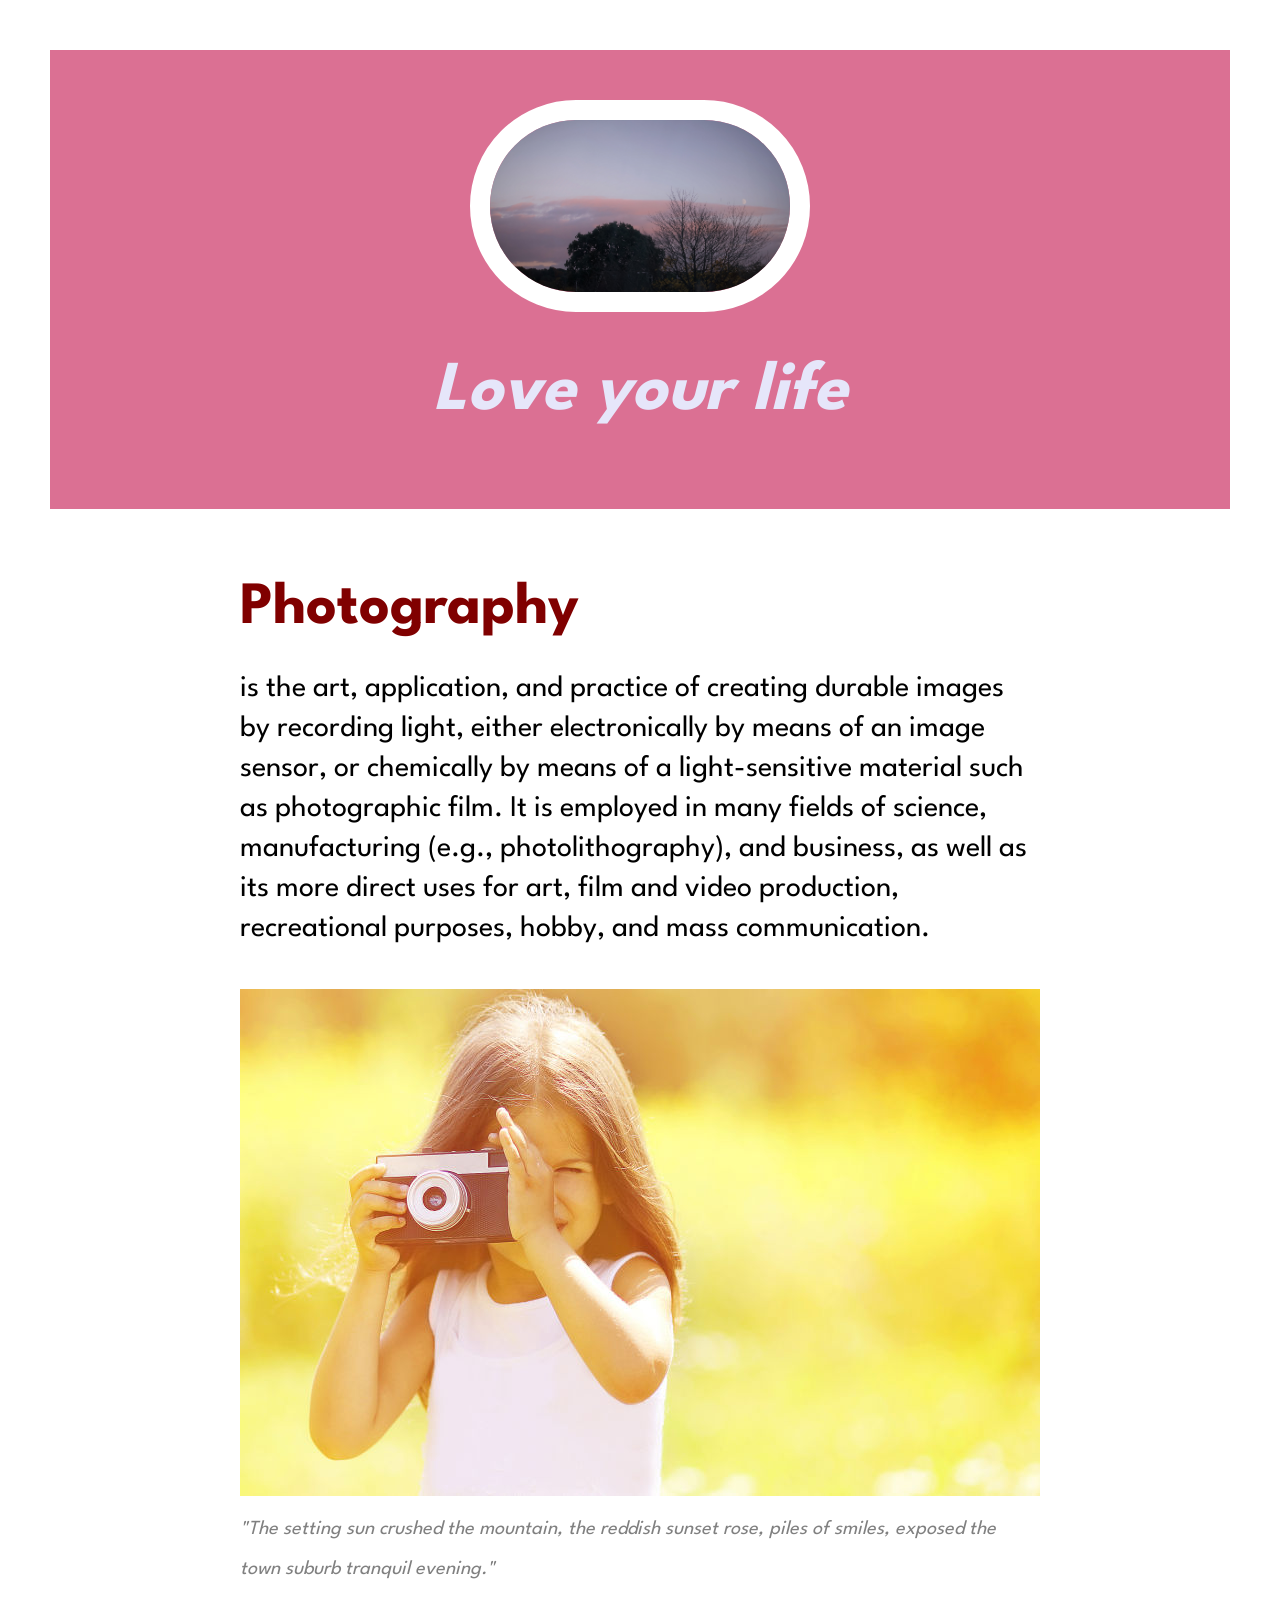
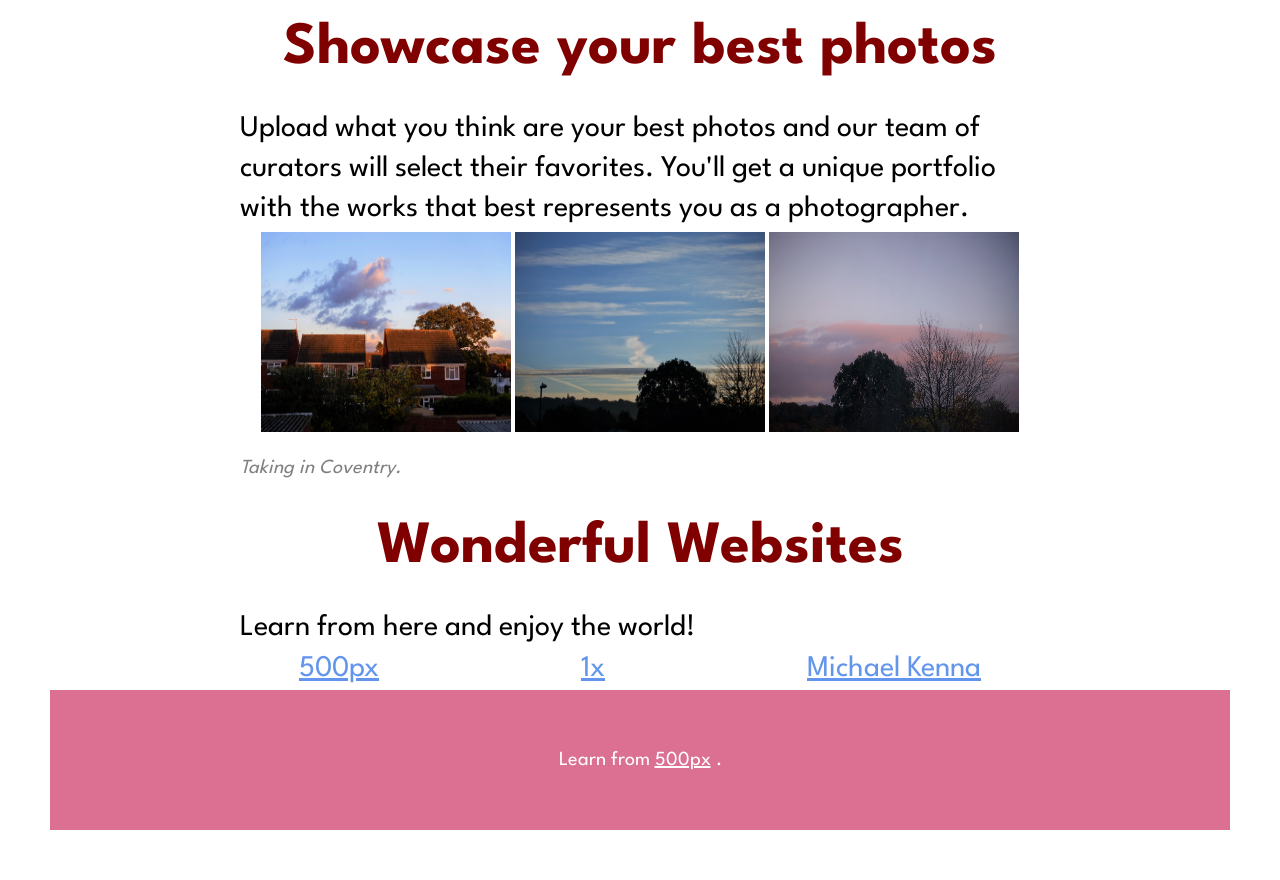
<file: index.html>
<!DOCTYPE html>
<html>
<head>
	<meta charset="utf-8">
	<meta name="viewport" content="width=device-width, initial-scale=1">
	<title>LOVE LIFE</title>
	<link rel="icon" href="static/image/camera.jpg">
	<link rel="preconnect" href="https://fonts.googleapis.com">
	<link rel="preconnect" href="https://fonts.gstatic.com" crossorigin>
	<link href="https://fonts.googleapis.com/css2?family=League+Spartan&display=swap" rel="stylesheet">
	<link rel="stylesheet" type="text/css" href="static/css/style.css">
</head>
<body>

	<!-- Header section -->
	<header>
		<img src="static/image/DSC00113.JPG">
		<h1>Love your life</h1>
	</header>
<br>
<br>
	<!-- Main section -->
	<main>
		<h1>Photography</h1>
		<br>
		<p> is the art, application, and practice of creating durable images by recording light, either electronically by means of an image sensor, or chemically by means of a light-sensitive material such as photographic film. It is employed in many fields of science, manufacturing (e.g., photolithography), and business, as well as its more direct uses for art, film and video production, recreational purposes, hobby, and mass communication.</p>
		</br>
		<center><img src="static/image/taking photo.jpg"></center>
		<p class="caption">"The setting sun crushed the mountain, the reddish sunset rose, piles of smiles, exposed the town suburb tranquil evening."</p>
		<br>
		<center><h1>Showcase your best photos</center></h1>
		<br>
				<p>Upload what you think are your best photos and our team of curators will select their favorites. You'll get a unique portfolio with the works that best represents you as a photographer.</p>
		<center><table><tr>
			<td><img src="static/image/DSC00092.JPG" 
				width="250px" height="200px"></td>
			<td><img src="static/image/DSC00104.JPG"
				width="250px" height="200px"></td>
			<td><img src="static/image/DSC00113.JPG"
				width="250px" height="200px"></td>
		</tr></table></center>
		<p class="caption">Taking in Coventry.</p>


		<!-- Compositions -->
		<br>
		<center><h1>Wonderful Websites</h1></center>
		<br>
		<p>Learn from here and enjoy the world!</p>
		<center><table style = "border-collapse: separate; border-spacing: 200px 0px;"><tr>
			<td><a href="https://500px.com/popular" target="_blank">500px</a></td>
			<td><a href="https://1x.com/" target="_blank">1x</a></td>
			<td><a href="https://www.michaelkenna.com/gallery2.php?id=11" target="_blank">Michael Kenna</a></td>
		</tr></table></center>
		
	</main>

	<!-- Footer section -->
	<footer>
		<p>Learn from <a href="https://500px.com/popular" target="_blank">500px</a> .</p>
	</footer>
</body>
</html>
</file>
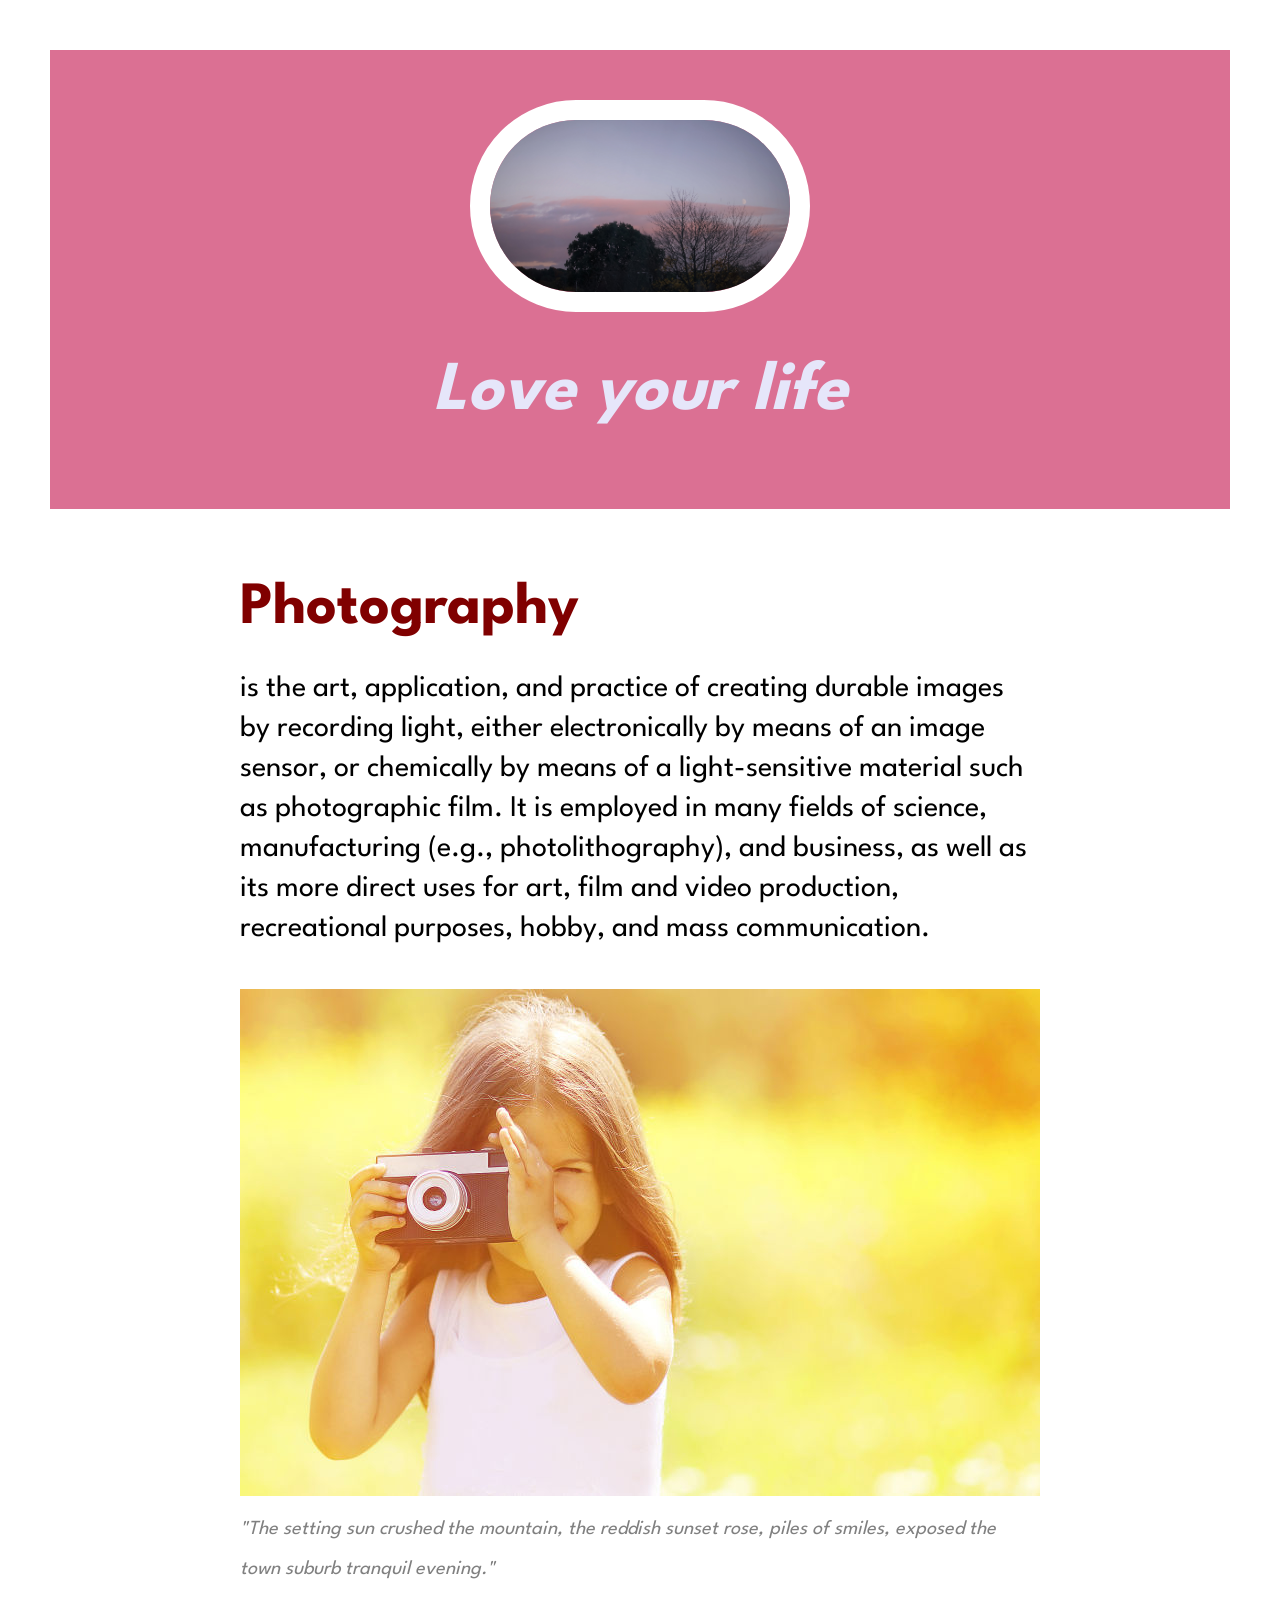
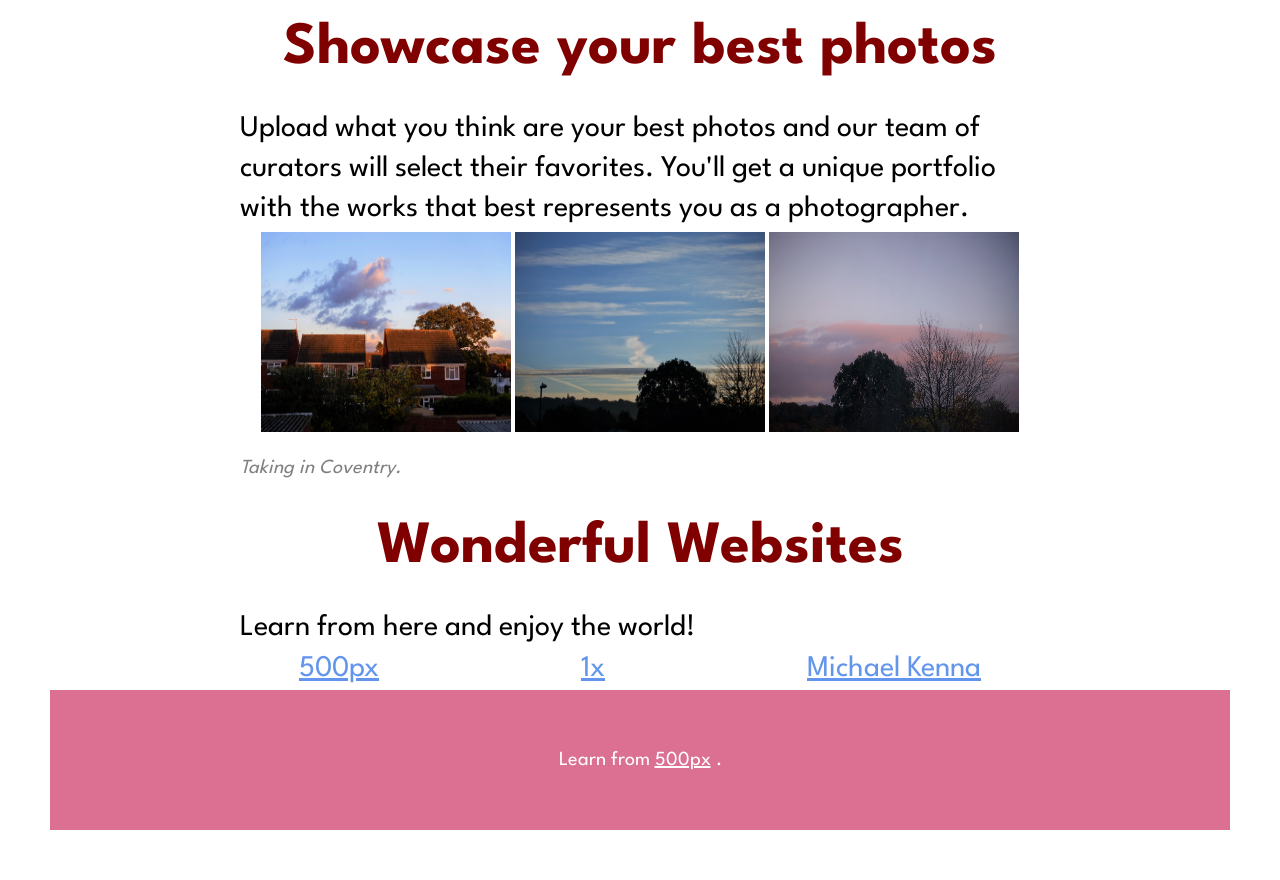
<file: templates/index.html>
<!DOCTYPE html>
<html>
<head>
	<meta charset="utf-8">
	<meta name="viewport" content="width=device-width, initial-scale=1">
	<title>LOVE LIFE</title>
	<link rel="icon" href="../static/image/camera.jpg">
	<link rel="preconnect" href="https://fonts.googleapis.com">
	<link rel="preconnect" href="https://fonts.gstatic.com" crossorigin>
	<link href="https://fonts.googleapis.com/css2?family=League+Spartan&display=swap" rel="stylesheet">
	<link rel="stylesheet" type="text/css" href="../static/css/style.css">
</head>
<body>

	<!-- Header section -->
	<header>
		<img src="../static/image/DSC00113.JPG">
		<h1>Love your life</h1>
	</header>
<br>
<br>
	<!-- Main section -->
	<main>
		<h1>Photography</h1>
		<br>
		<p> is the art, application, and practice of creating durable images by recording light, either electronically by means of an image sensor, or chemically by means of a light-sensitive material such as photographic film. It is employed in many fields of science, manufacturing (e.g., photolithography), and business, as well as its more direct uses for art, film and video production, recreational purposes, hobby, and mass communication.</p>
		</br>
		<center><img src="../static/image/taking photo.jpg"></center>
		<p class="caption">"The setting sun crushed the mountain, the reddish sunset rose, piles of smiles, exposed the town suburb tranquil evening."</p>
		<br>
		<center><h1>Showcase your best photos</center></h1>
		<br>
				<p>Upload what you think are your best photos and our team of curators will select their favorites. You'll get a unique portfolio with the works that best represents you as a photographer.</p>
		<center><table><tr>
			<td><img src="../static/image/DSC00092.JPG" 
				width="250px" height="200px"></td>
			<td><img src="../static/image/DSC00104.JPG"
				width="250px" height="200px"></td>
			<td><img src="../static/image/DSC00113.JPG"
				width="250px" height="200px"></td>
		</tr></table></center>
		<p class="caption">Taking in Coventry.</p>


		<!-- Compositions -->
		<br>
		<center><h1>Wonderful Websites</h1></center>
		<br>
		<p>Learn from here and enjoy the world!</p>
		<center><table style = "border-collapse: separate; border-spacing: 200px 0px;"><tr>
			<td><a href="https://500px.com/popular" target="_blank">500px</a></td>
			<td><a href="https://1x.com/" target="_blank">1x</a></td>
			<td><a href="https://www.michaelkenna.com/gallery2.php?id=11" target="_blank">Michael Kenna</a></td>
		</tr></table></center>
		
	</main>

	<!-- Footer section -->
	<footer>
		<p>Learn from <a href="https://500px.com/popular" target="_blank">500px</a> .</p>
	</footer>
</body>
</html>
</file>
<file: static/css/style.css>
body {
	margin: 50px;
	font-family: 'League Spartan', sans-serif;
	font-size: 30px;
	line-height: 40px;
}

/*Header section*/

header{
	background-color: PaleVioletRed;
	text-align: center;
	padding-top: 50px;
	padding-bottom: 50px;
}

header h1{
	color:  Lavender;
	font-size: 70px;
	font-style:oblique;
	
}

header img{
	border-radius: 170px;
	width: 300px;
	border: 20px solid white;
}

/*Main section*/
main h1{
	color:  Maroon;
	max-width: 800px;
	margin: 0 auto;
	padding: 0 20px;
}

main p{
	color: Black ;
	max-width: 800px;
	margin: 0 auto;
	padding: 0 20px;
}

main img{
	max-width: 800px;
}

main h2{
	font-size: 30px;
	margin: 40px 0 10px;
}

main a{
	color: CornflowerBlue;
}

main a:hover{
	background-color: LightBlue;
	color: white;
}

p.caption{
	margin-top: 0;
	color:  grey;
	font-style: italic;
	font-size: 20px;
}

/*Footer section*/

footer{
	background-color: PaleVioletRed;
	text-align: center;
	padding: 50px;
}

footer p{
	margin: 0;
	color:  white;
	font-size: 20px;
}

footer a{
	color: white;
}

footer a:hover{
	background-color: white;
	color: LightSkyBlue;
}
</file>
